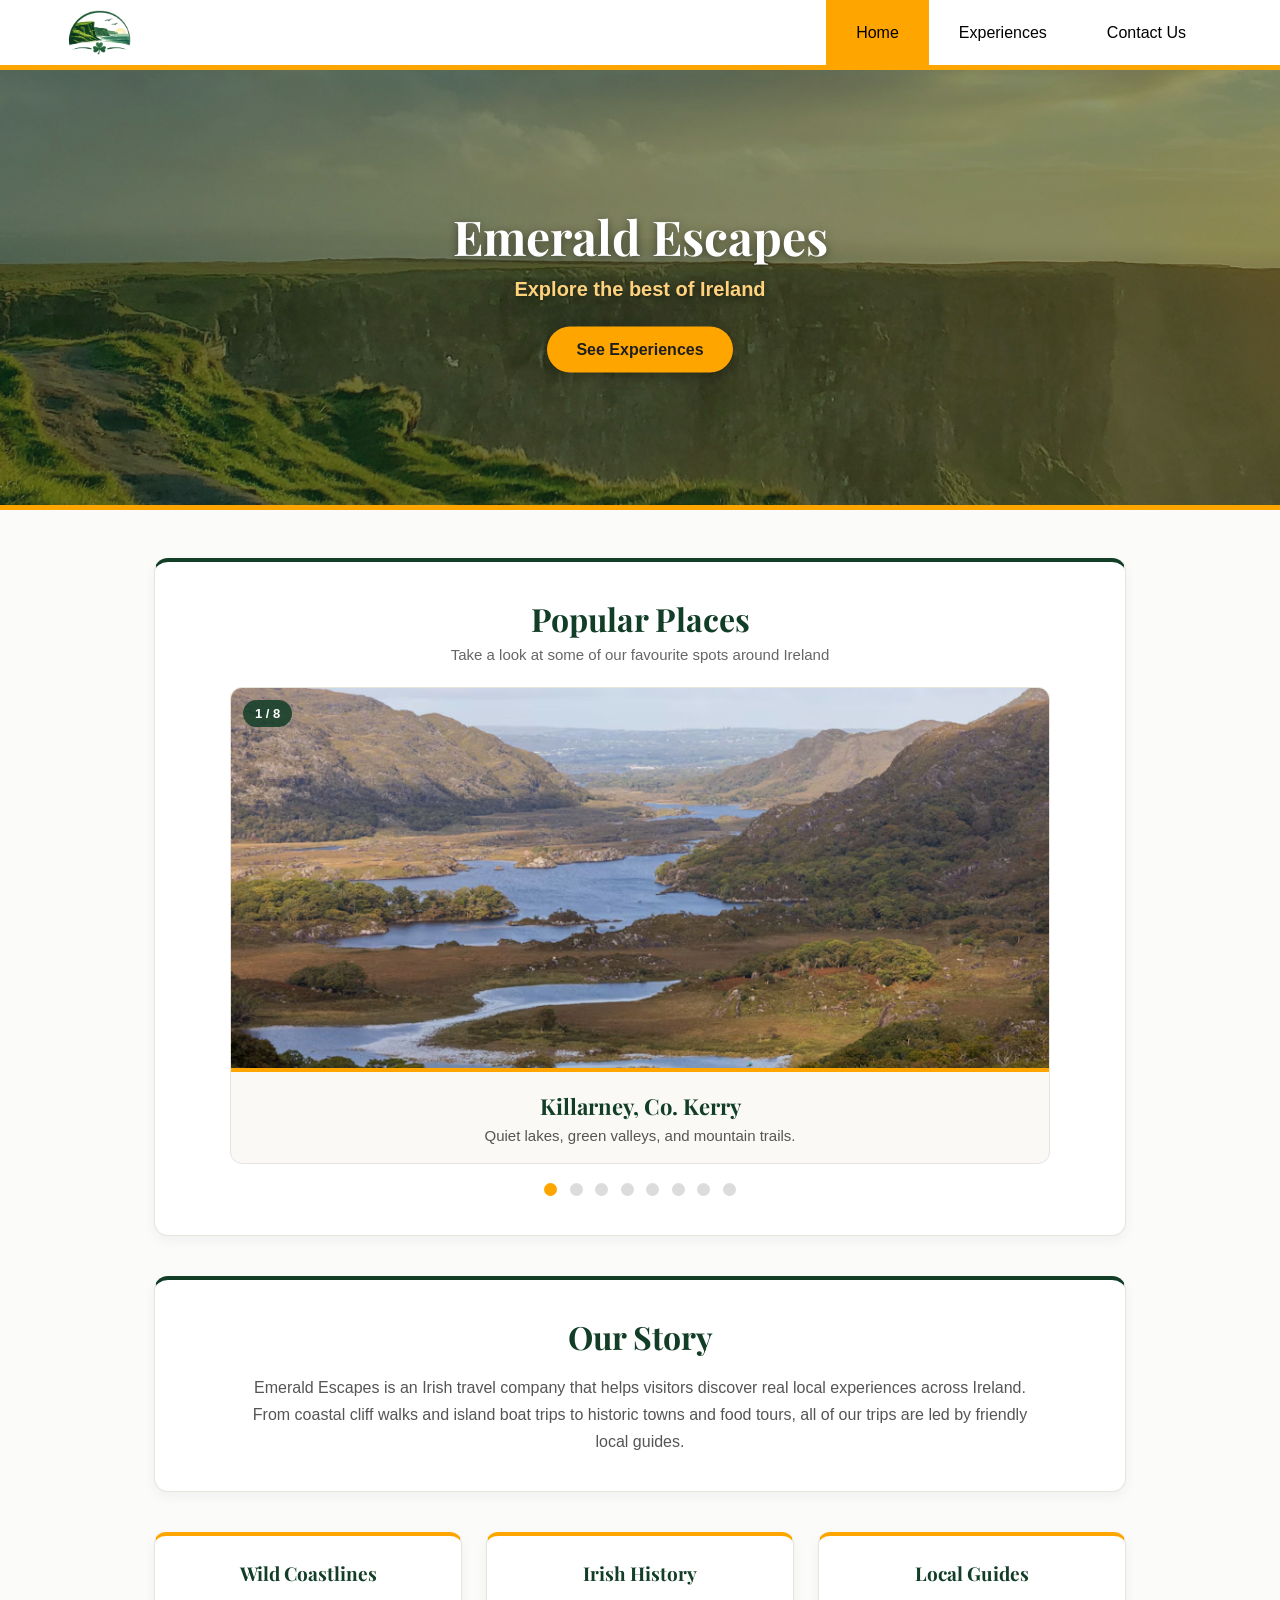
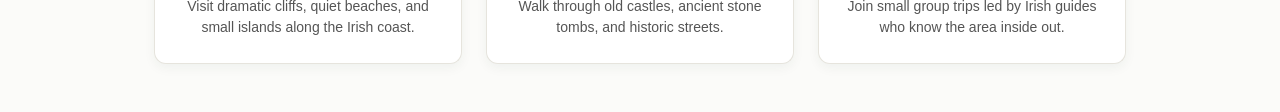
<file: index.html>
<!--ALL IMAGES USED FOR EXPERIENCES AND HOME PAGE TAKEN FROM https://unsplash.com/ AND ARE FREE USE, LOGO CREATED BY CHATGPT-->
<!DOCTYPE html>
<html lang="en">
<head>
	<meta name="viewport" content="width=device-width, initial-scale=1.0">
	<title>Emerald Escapes - Home</title>
	<link rel="icon" type="image/png" href="images/emeraldescapelogo.png">
	<link href="https://fonts.googleapis.com/css2?family=Playfair+Display:wght@400;500;600;700&display=swap" rel="stylesheet">
	<link rel="stylesheet" href="styles.css">
</head>
<body>
	<div class="container">
		<!--Navigation bar-->
		<div class="menu">
			<nav>
				<img src="images/emeraldescapelogo.png" alt="Emerald Escapes logo">
				<ul>
					<li><a href="#" class="active">Home</a></li>
					<li><a href="experiences/index.html">Experiences</a></li>
					<li><a href="contact/index.html">Contact Us</a></li>
				</ul>
			</nav>
		</div>

		<!--Hero Banner-->
		<header class="hero">
			<img src="images/cliffsofmoher.jpg" alt="Sunset at the Cliffs of Moher">
			<div class="hero-overlay"></div>
			<div class="hero-text">
				<h1>Emerald Escapes</h1>
				<p>Explore the best of Ireland</p>
				<a href="experiences/index.html" class="hero-btn">See Experiences</a>
			</div>
		</header>

		<!--Main Content-->
		<main class="home-page">
			<!--Automatic Destination Slideshow-->
			<section class="slider-section">
				<h2>Popular Places</h2>
				<p class="slider-subtitle">Take a look at some of our favourite spots around Ireland</p>

				<div class="slideshow-container">
					<!--Slide 1-->
					<div class="slideImg">
						<div class="numbertext">1 / 8</div>
						<img src="images/killarney.jpg" alt="Killarney lakes and mountains">
						<div class="slider-caption">
							<h3>Killarney, Co. Kerry</h3>
							<p>Quiet lakes, green valleys, and mountain trails.</p>
						</div>
					</div>

					<!--Slide 2-->
					<div class="slideImg">
						<div class="numbertext">2 / 8</div>
						<img src="images/burren.jpg" alt="Wildflowers and rocks in The Burren">
						<div class="slider-caption">
							<h3>The Burren, Co. Clare</h3>
							<p>Rocky hills, ancient stone tombs, and rare wildflowers.</p>
						</div>
					</div>

					<!--Slide 3-->
					<div class="slideImg">
						<div class="numbertext">3 / 8</div>
						<img src="images/connemara.jpg" alt="Water and mountains in Connemara">
						<div class="slider-caption">
							<h3>Killary Fjord, Co. Galway</h3>
							<p>Calm fjord waters surrounded by the mountains of Connemara.</p>
						</div>
					</div>

					<!--Slide 4-->
					<div class="slideImg">
						<div class="numbertext">4 / 8</div>
						<img src="images/donegal.jpg" alt="Mountain ridge in County Donegal">
						<div class="slider-caption">
							<h3>Mount Errigal, Co. Donegal</h3>
							<p>Sunrise views from the top of Donegal's highest peak.</p>
						</div>
					</div>

					<!--Slide 5-->
					<div class="slideImg">
						<div class="numbertext">5 / 8</div>
						<img src="images/powerscourt.jpg" alt="Powerscourt Waterfall in Wicklow">
						<div class="slider-caption">
							<h3>Powerscourt Waterfall, Co. Wicklow</h3>
							<p>Ireland's tallest waterfall in the Wicklow Mountains.</p>
						</div>
					</div>

					<!--Slide 6-->
					<div class="slideImg">
						<div class="numbertext">6 / 8</div>
						<img src="images/howth.jpg" alt="Cliffs and sea at Howth">
						<div class="slider-caption">
							<h3>Howth Cliffs, Dublin</h3>
							<p>Coastal cliff walks with views over Dublin Bay.</p>
						</div>
					</div>

					<!--Slide 7-->
					<div class="slideImg">
						<div class="numbertext">7 / 8</div>
						<img src="images/puffin.jpg" alt="Puffin standing on coastal rocks">
						<div class="slider-caption">
							<h3>Rathlin Island, Co. Antrim</h3>
							<p>Sea cliffs, old lighthouses, and puffins by the water.</p>
						</div>
					</div>

					<!--Slide 8-->
					<div class="slideImg">
						<div class="numbertext">8 / 8</div>
						<img src="images/cork.jpg" alt="Harbour buildings in County Cork">
						<div class="slider-caption">
							<h3>West Cork, Co. Cork</h3>
							<p>Colourful harbour towns, island boats, and whale watching.</p>
						</div>
					</div>
				</div>

				<!--Dots-->
				<div class="dots-container">
					<span class="dot"></span>
					<span class="dot"></span>
					<span class="dot"></span>
					<span class="dot"></span>
					<span class="dot"></span>
					<span class="dot"></span>
					<span class="dot"></span>
					<span class="dot"></span>
				</div>
			</section>

			<!--Our Story-->
			<section class="story-section">
				<h2>Our Story</h2>
				<p>
					Emerald Escapes is an Irish travel company that helps visitors discover real local experiences across Ireland. From coastal cliff walks and island boat trips to historic towns and food tours, all of our trips are led by friendly local guides.
				</p>
			</section>

			<!--Highlights-->
			<section class="highlights-grid">
				<div class="highlight-card">
					<h3>Wild Coastlines</h3>
					<p>Visit dramatic cliffs, quiet beaches, and small islands along the Irish coast.</p>
				</div>
				<div class="highlight-card">
					<h3>Irish History</h3>
					<p>Walk through old castles, ancient stone tombs, and historic streets.</p>
				</div>
				<div class="highlight-card">
					<h3>Local Guides</h3>
					<p>Join small group trips led by Irish guides who know the area inside out.</p>
				</div>
			</section>
		</main>
	</div>
	<script src="script.js"></script>
</body>
</html>
</file>
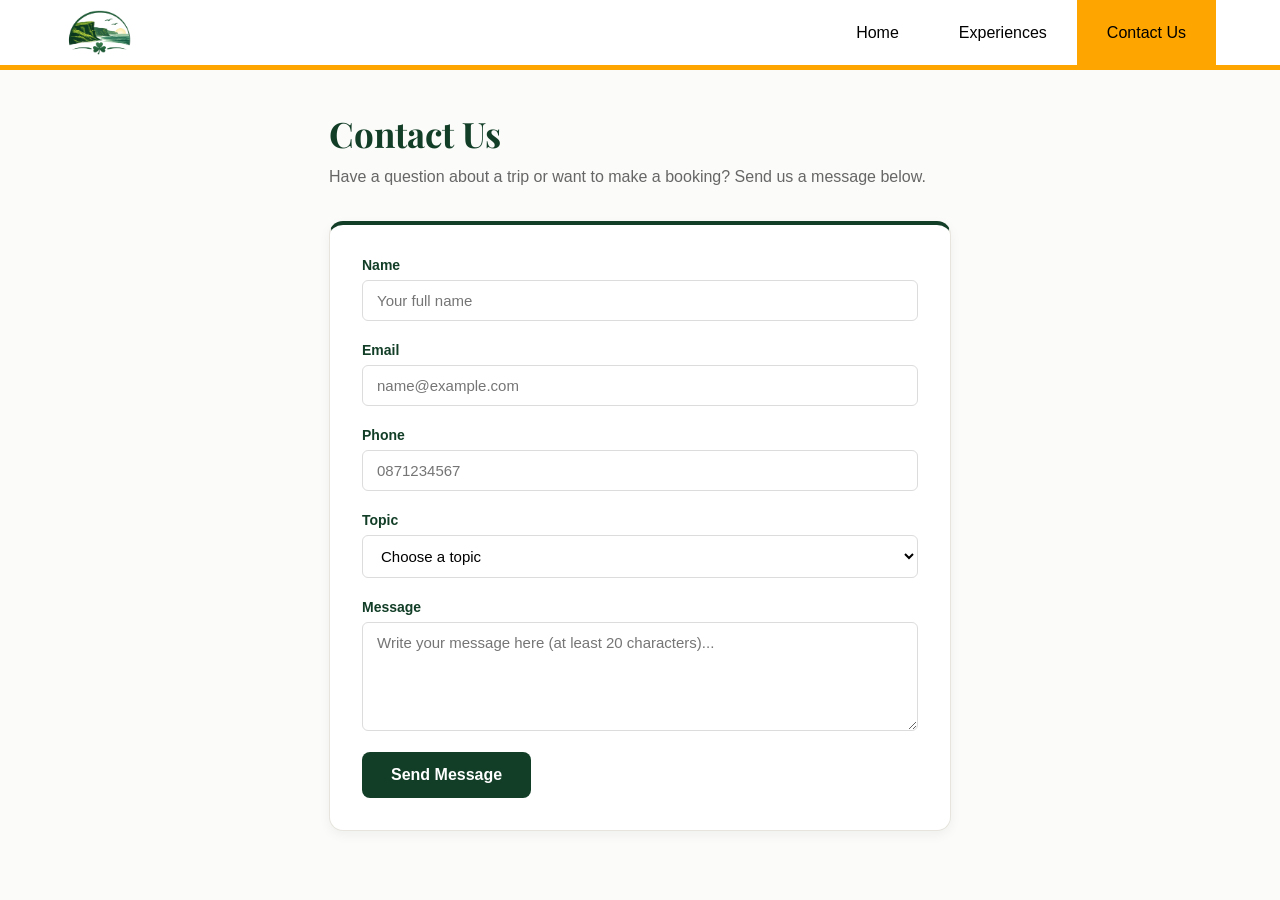
<file: contact/index.html>
<!--ALL IMAGES USED FOR EXPERIENCES AND HOME PAGE TAKEN FROM https://unsplash.com/ AND ARE FREE USE, LOGO CREATED BY CHATGPT-->
<!DOCTYPE html>
<html lang="en">
<head>
	<meta name="viewport" content="width=device-width, initial-scale=1.0">
	<title>Emerald Escapes - Contact Us</title>
	<link rel="icon" type="image/png" href="../images/emeraldescapelogo.png">
	<link href="https://fonts.googleapis.com/css2?family=Playfair+Display:wght@400;500;600;700&display=swap" rel="stylesheet">
	<link rel="stylesheet" href="../styles.css">
</head>
<body>
	<div class="container">
		<!--Navigation bar-->
		<div class="menu">
			<nav>
				<img src="../images/emeraldescapelogo.png" alt="Emerald Escapes logo">
				<ul>
					<li><a href="../index.html">Home</a></li>
					<li><a href="../experiences/index.html">Experiences</a></li>
					<li><a href="#" class="active">Contact Us</a></li>
				</ul>
			</nav>
		</div>

		<!--Contact and Booking Form-->
		<main class="contact-wrapper">
			<div class="contact-header">
				<h1>Contact Us</h1>
				<p>Have a question about a trip or want to make a booking? Send us a message below.</p>
			</div>

			<section class="contact-card">
				<form id="myForm" onsubmit="formChecker(event)">
					<!--Name-->
					<div class="form-group">
						<label for="formName">Name</label>
						<input type="text" id="formName" name="formName" placeholder="Your full name">
					</div>

					<!--Email-->
					<div class="form-group">
						<label for="formEmail">Email</label>
						<input type="text" id="formEmail" name="formEmail" placeholder="name@example.com">
					</div>

					<!--Phone Number-->
					<div class="form-group">
						<label for="formPhone">Phone</label>
						<input type="text" id="formPhone" name="formPhone" placeholder="0871234567">
					</div>

					<!--Query Type-->
					<div class="form-group">
						<label for="formQuery">Topic</label>
						<select id="formQuery" name="formQuery">
							<option value="">Choose a topic</option>
							<option value="Booking">Booking</option>
							<option value="Payment">Payment</option>
							<option value="General Information">General Information</option>
							<option value="Other">Other</option>
						</select>
					</div>

					<!--Message-->
					<div class="form-group">
						<label for="formMessage">Message</label>
						<textarea id="formMessage" name="formMessage" rows="5" placeholder="Write your message here (at least 20 characters)..."></textarea>
					</div>

					<button type="submit" class="submit-btn">Send Message</button>
				</form>
			</section>
		</main>
	</div>
	<script src="../script.js"></script>
</body>
</html>
</file>
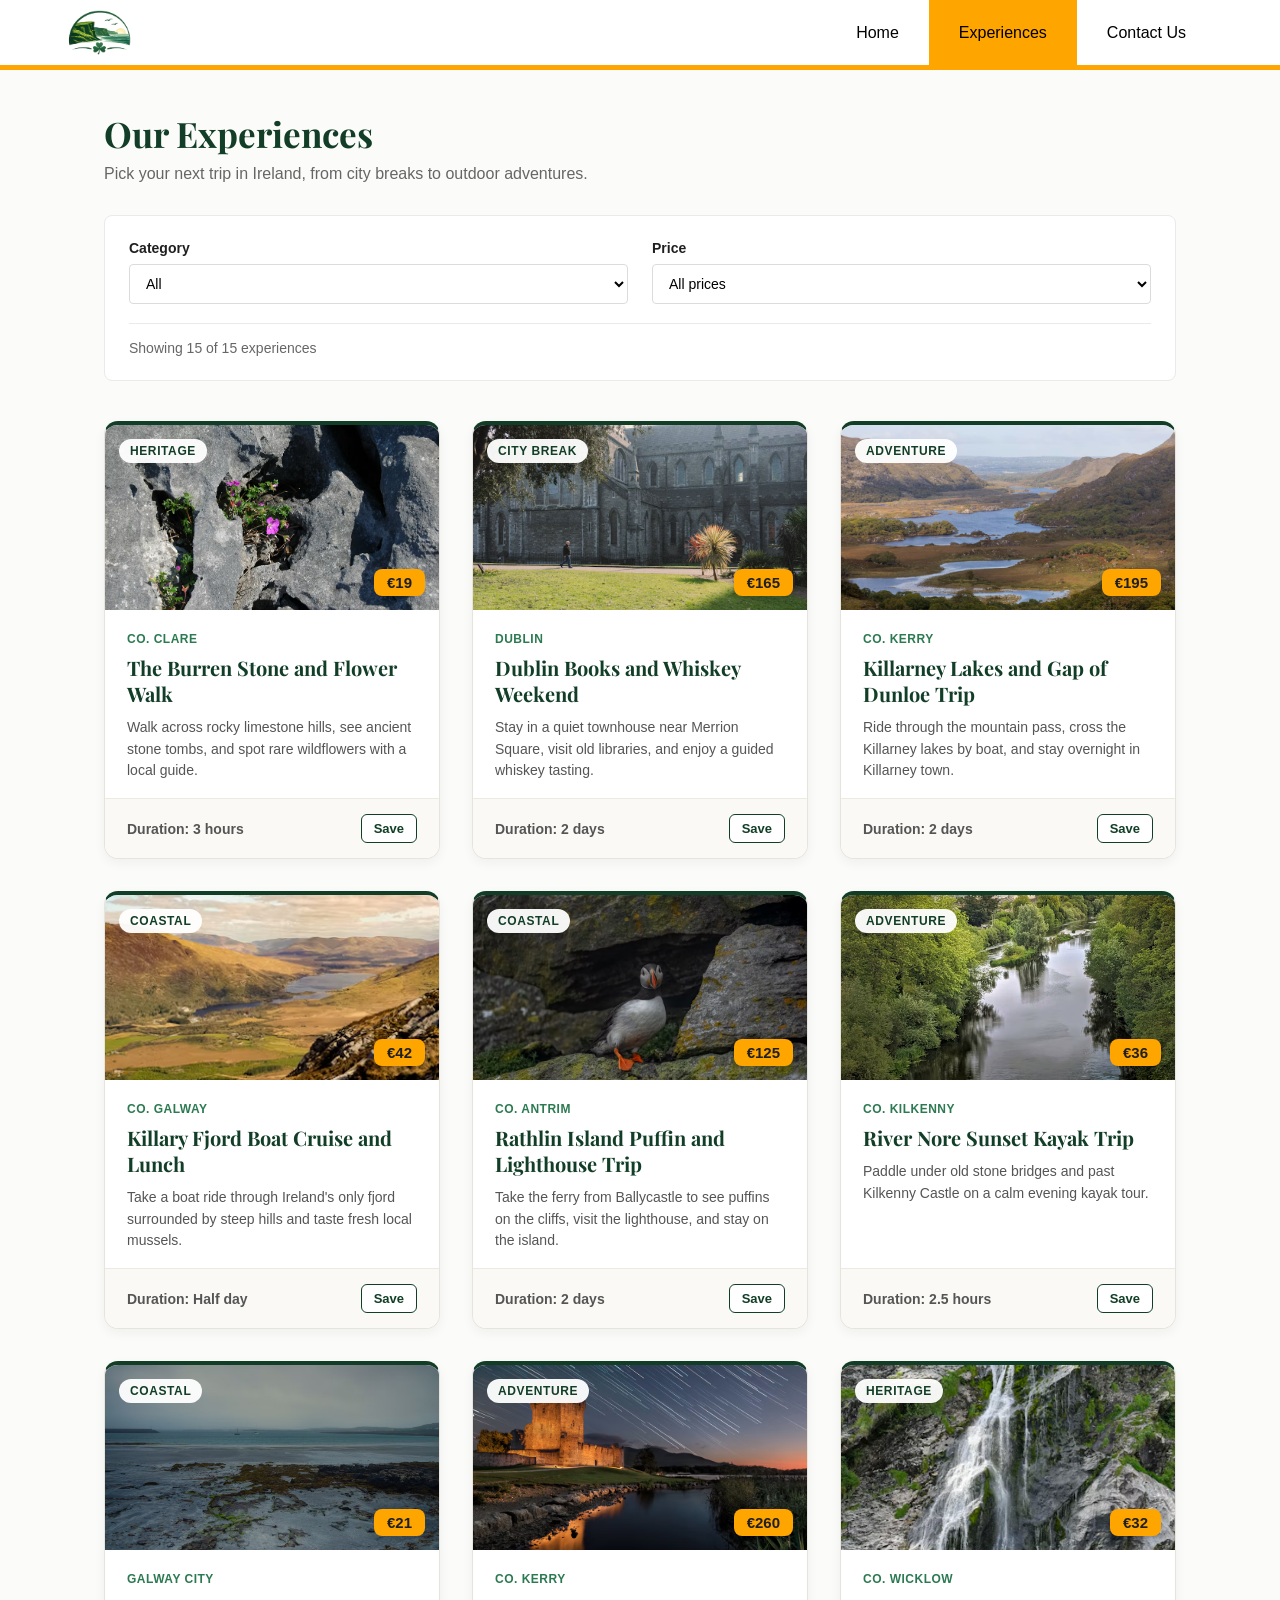
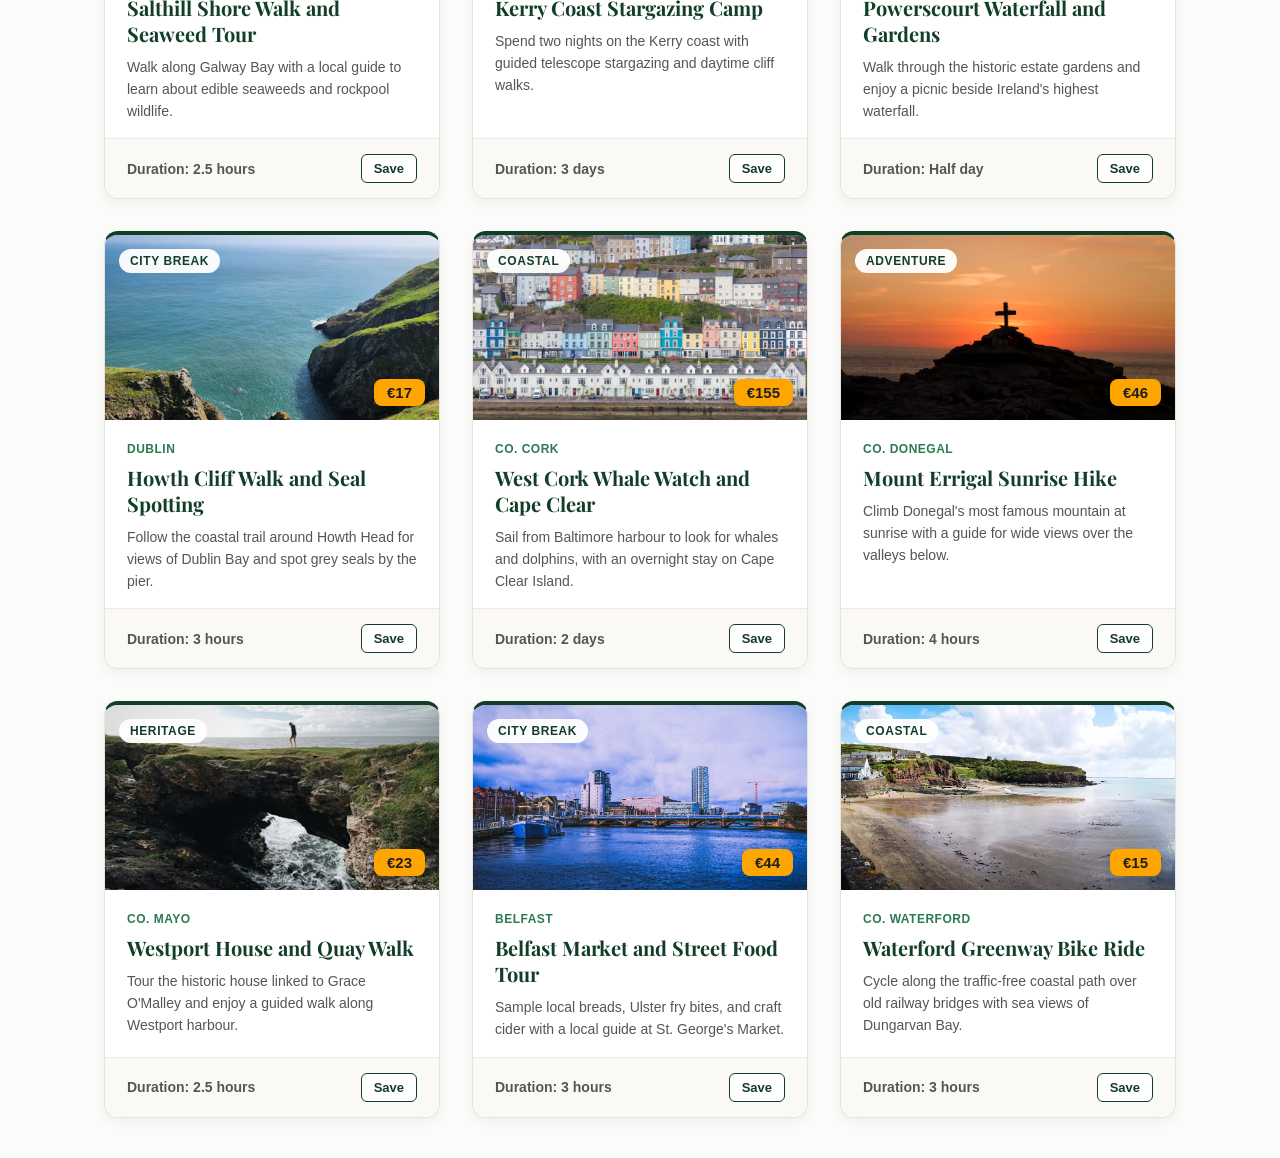
<file: experiences/index.html>
<!--ALL IMAGES USED FOR EXPERIENCES AND HOME PAGE TAKEN FROM https://unsplash.com/ AND ARE FREE USE, LOGO CREATED BY CHATGPT-->
<!DOCTYPE html>
<html lang="en">
<head>
	<meta name="viewport" content="width=device-width, initial-scale=1.0">
	<title>Emerald Escapes - Experiences</title>
	<link rel="icon" type="image/png" href="../images/emeraldescapelogo.png">
	<link href="https://fonts.googleapis.com/css2?family=Playfair+Display:wght@400;500;600;700&display=swap" rel="stylesheet">
	<link rel="stylesheet" href="../styles.css">
</head>
	<body>
		<div class="container">
			<!--Navigation bar-->
			<div class="menu">
				<nav>
					<img src="../images/emeraldescapelogo.png" alt="Emerald Escapes logo">
					<ul>
						<li><a href="../index.html">Home</a></li>
						<li><a href="#" class="active">Experiences</a></li>
						<li><a href="../contact/index.html">Contact Us</a></li>
					</ul>
				</nav>
			</div>

			<!--Experience Page-->
			<main class="experiences-page">
				<div class="experiences-header">
					<h1>Our Experiences</h1>
					<p>Pick your next trip in Ireland, from city breaks to outdoor adventures.</p>
				</div>

				<!--Filter bar-->
				<section class="filters-container">
					<div class="filters-grid">
						<div class="filter-group">
							<label for="category">Category</label>
							<select id="category">
								<option value="all">All</option>
								<option value="favourite">Favourites Only</option>
								<option value="coastal">Coastal</option>
								<option value="city">City Breaks</option>
								<option value="adventure">Adventure</option>
								<option value="heritage">Heritage and Culture</option>
							</select>
						</div>

						<div class="filter-group">
							<label for="price-filter">Price</label>
							<select id="price-filter">
								<option value="all">All prices</option>
								<option value="under-25">Under €25</option>
								<option value="25-50">€25 - €50</option>
								<option value="over-50">Over €50</option>
							</select>
						</div>
					</div>

					<div class="filters-footer">
						<span id="results-count">Showing 15 of 15 experiences</span>
					</div>
				</section>

				<!--Experiences card grid-->
				<section class="experiences-grid" id="experiences-grid">
					<!--Card 1-->
					<article class="exp-card heritage">
						<div class="card-media">
							<img src="../images/burren.jpg" alt="Wildflowers and rocks in The Burren">
							<span class="card-badge">Heritage</span>
							<span class="card-price-tag">€19</span>
						</div>
						<div class="card-content">
							<div class="card-county">Co. Clare</div>
							<h3>The Burren Stone and Flower Walk</h3>
							<p>Walk across rocky limestone hills, see ancient stone tombs, and spot rare wildflowers with a local guide.</p>
						</div>
						<div class="card-footer">
							<span class="duration">Duration: 3 hours</span>
							<button type="button" class="fav-btn" onclick="toggleFavourite(this)">Save</button>
						</div>
					</article>

					<!--Card 2-->
					<article class="exp-card city">
						<div class="card-media">
							<img src="../images/dublin.jpg" alt="Old stone building in Dublin">
							<span class="card-badge">City Break</span>
							<span class="card-price-tag">€165</span>
						</div>
						<div class="card-content">
							<div class="card-county">Dublin</div>
							<h3>Dublin Books and Whiskey Weekend</h3>
							<p>Stay in a quiet townhouse near Merrion Square, visit old libraries, and enjoy a guided whiskey tasting.</p>
						</div>
						<div class="card-footer">
							<span class="duration">Duration: 2 days</span>
							<button type="button" class="fav-btn" onclick="toggleFavourite(this)">Save</button>
						</div>
					</article>

					<!--Card 3-->
					<article class="exp-card adventure">
						<div class="card-media">
							<img src="../images/killarney.jpg" alt="Lakes and mountains in Killarney">
							<span class="card-badge">Adventure</span>
							<span class="card-price-tag">€195</span>
						</div>
						<div class="card-content">
							<div class="card-county">Co. Kerry</div>
							<h3>Killarney Lakes and Gap of Dunloe Trip</h3>
							<p>Ride through the mountain pass, cross the Killarney lakes by boat, and stay overnight in Killarney town.</p>
						</div>
						<div class="card-footer">
							<span class="duration">Duration: 2 days</span>
							<button type="button" class="fav-btn" onclick="toggleFavourite(this)">Save</button>
						</div>
					</article>

					<!--Card 4-->
					<article class="exp-card coastal">
						<div class="card-media">
							<img src="../images/connemara.jpg" alt="Water and mountains in Connemara">
							<span class="card-badge">Coastal</span>
							<span class="card-price-tag">€42</span>
						</div>
						<div class="card-content">
							<div class="card-county">Co. Galway</div>
							<h3>Killary Fjord Boat Cruise and Lunch</h3>
							<p>Take a boat ride through Ireland's only fjord surrounded by steep hills and taste fresh local mussels.</p>
						</div>
						<div class="card-footer">
							<span class="duration">Duration: Half day</span>
							<button type="button" class="fav-btn" onclick="toggleFavourite(this)">Save</button>
						</div>
					</article>

					<!--Card 5-->
					<article class="exp-card coastal">
						<div class="card-media">
							<img src="../images/puffin.jpg" alt="Puffin standing on coastal rocks">
							<span class="card-badge">Coastal</span>
							<span class="card-price-tag">€125</span>
						</div>
						<div class="card-content">
							<div class="card-county">Co. Antrim</div>
							<h3>Rathlin Island Puffin and Lighthouse Trip</h3>
							<p>Take the ferry from Ballycastle to see puffins on the cliffs, visit the lighthouse, and stay on the island.</p>
						</div>
						<div class="card-footer">
							<span class="duration">Duration: 2 days</span>
							<button type="button" class="fav-btn" onclick="toggleFavourite(this)">Save</button>
						</div>
					</article>

					<!--Card 6-->
					<article class="exp-card adventure">
						<div class="card-media">
							<img src="../images/kilkenny.jpg" alt="River Nore in Kilkenny at sunset">
							<span class="card-badge">Adventure</span>
							<span class="card-price-tag">€36</span>
						</div>
						<div class="card-content">
							<div class="card-county">Co. Kilkenny</div>
							<h3>River Nore Sunset Kayak Trip</h3>
							<p>Paddle under old stone bridges and past Kilkenny Castle on a calm evening kayak tour.</p>
						</div>
						<div class="card-footer">
							<span class="duration">Duration: 2.5 hours</span>
							<button type="button" class="fav-btn" onclick="toggleFavourite(this)">Save</button>
						</div>
					</article>

					<!--Card 7-->
					<article class="exp-card coastal">
						<div class="card-media">
							<img src="../images/galway.jpg" alt="Rocky coast and clear water in Galway">
							<span class="card-badge">Coastal</span>
							<span class="card-price-tag">€21</span>
						</div>
						<div class="card-content">
							<div class="card-county">Galway City</div>
							<h3>Salthill Shore Walk and Seaweed Tour</h3>
							<p>Walk along Galway Bay with a local guide to learn about edible seaweeds and rockpool wildlife.</p>
						</div>
						<div class="card-footer">
							<span class="duration">Duration: 2.5 hours</span>
							<button type="button" class="fav-btn" onclick="toggleFavourite(this)">Save</button>
						</div>
					</article>

					<!--Card 8-->
					<article class="exp-card adventure">
						<div class="card-media">
							<img src="../images/kerry-night.jpg" alt="Night sky in County Kerry">
							<span class="card-badge">Adventure</span>
							<span class="card-price-tag">€260</span>
						</div>
						<div class="card-content">
							<div class="card-county">Co. Kerry</div>
							<h3>Kerry Coast Stargazing Camp</h3>
							<p>Spend two nights on the Kerry coast with guided telescope stargazing and daytime cliff walks.</p>
						</div>
						<div class="card-footer">
							<span class="duration">Duration: 3 days</span>
							<button type="button" class="fav-btn" onclick="toggleFavourite(this)">Save</button>
						</div>
					</article>

					<!--Card 9-->
					<article class="exp-card heritage">
						<div class="card-media">
							<img src="../images/powerscourt.jpg" alt="Powerscourt Waterfall in Wicklow">
							<span class="card-badge">Heritage</span>
							<span class="card-price-tag">€32</span>
						</div>
						<div class="card-content">
							<div class="card-county">Co. Wicklow</div>
							<h3>Powerscourt Waterfall and Gardens</h3>
							<p>Walk through the historic estate gardens and enjoy a picnic beside Ireland's highest waterfall.</p>
						</div>
						<div class="card-footer">
							<span class="duration">Duration: Half day</span>
							<button type="button" class="fav-btn" onclick="toggleFavourite(this)">Save</button>
						</div>
					</article>

					<!--Card 10-->
					<article class="exp-card city">
						<div class="card-media">
							<img src="../images/howth.jpg" alt="Cliffs and sea at Howth">
							<span class="card-badge">City Break</span>
							<span class="card-price-tag">€17</span>
						</div>
						<div class="card-content">
							<div class="card-county">Dublin</div>
							<h3>Howth Cliff Walk and Seal Spotting</h3>
							<p>Follow the coastal trail around Howth Head for views of Dublin Bay and spot grey seals by the pier.</p>
						</div>
						<div class="card-footer">
							<span class="duration">Duration: 3 hours</span>
							<button type="button" class="fav-btn" onclick="toggleFavourite(this)">Save</button>
						</div>
					</article>

					<!--Card 11-->
					<article class="exp-card coastal">
						<div class="card-media">
							<img src="../images/cork.jpg" alt="Harbour buildings in County Cork">
							<span class="card-badge">Coastal</span>
							<span class="card-price-tag">€155</span>
						</div>
						<div class="card-content">
							<div class="card-county">Co. Cork</div>
							<h3>West Cork Whale Watch and Cape Clear</h3>
							<p>Sail from Baltimore harbour to look for whales and dolphins, with an overnight stay on Cape Clear Island.</p>
						</div>
						<div class="card-footer">
							<span class="duration">Duration: 2 days</span>
							<button type="button" class="fav-btn" onclick="toggleFavourite(this)">Save</button>
						</div>
					</article>

					<!--Card 12-->
					<article class="exp-card adventure">
						<div class="card-media">
							<img src="../images/donegal.jpg" alt="Mountain ridge in County Donegal">
							<span class="card-badge">Adventure</span>
							<span class="card-price-tag">€46</span>
						</div>
						<div class="card-content">
							<div class="card-county">Co. Donegal</div>
							<h3>Mount Errigal Sunrise Hike</h3>
							<p>Climb Donegal's most famous mountain at sunrise with a guide for wide views over the valleys below.</p>
						</div>
						<div class="card-footer">
							<span class="duration">Duration: 4 hours</span>
							<button type="button" class="fav-btn" onclick="toggleFavourite(this)">Save</button>
						</div>
					</article>

					<!--Card 13-->
					<article class="exp-card heritage">
						<div class="card-media">
							<img src="../images/mayo.jpg" alt="Rocky coast near Westport">
							<span class="card-badge">Heritage</span>
							<span class="card-price-tag">€23</span>
						</div>
						<div class="card-content">
							<div class="card-county">Co. Mayo</div>
							<h3>Westport House and Quay Walk</h3>
							<p>Tour the historic house linked to Grace O'Malley and enjoy a guided walk along Westport harbour.</p>
						</div>
						<div class="card-footer">
							<span class="duration">Duration: 2.5 hours</span>
							<button type="button" class="fav-btn" onclick="toggleFavourite(this)">Save</button>
						</div>
					</article>

					<!--Card 14-->
					<article class="exp-card city">
						<div class="card-media">
							<img src="../images/belfast.jpg" alt="Belfast river and skyline">
							<span class="card-badge">City Break</span>
							<span class="card-price-tag">€44</span>
						</div>
						<div class="card-content">
							<div class="card-county">Belfast</div>
							<h3>Belfast Market and Street Food Tour</h3>
							<p>Sample local breads, Ulster fry bites, and craft cider with a local guide at St. George's Market.</p>
						</div>
						<div class="card-footer">
							<span class="duration">Duration: 3 hours</span>
							<button type="button" class="fav-btn" onclick="toggleFavourite(this)">Save</button>
						</div>
					</article>

					<!--Card 15-->
					<article class="exp-card coastal">
						<div class="card-media">
							<img src="../images/waterford.jpg" alt="Waterford coast and cliffs">
							<span class="card-badge">Coastal</span>
							<span class="card-price-tag">€15</span>
						</div>
						<div class="card-content">
							<div class="card-county">Co. Waterford</div>
							<h3>Waterford Greenway Bike Ride</h3>
							<p>Cycle along the traffic-free coastal path over old railway bridges with sea views of Dungarvan Bay.</p>
						</div>
						<div class="card-footer">
							<span class="duration">Duration: 3 hours</span>
							<button type="button" class="fav-btn" onclick="toggleFavourite(this)">Save</button>
						</div>
					</article>
				</section>
			</main>
		</div>
		<script src="../script.js"></script>
	</body>
	</html>
</file>
<file: styles.css>
html{
	overflow-y: scroll;
}

*{
	margin: 0;
	padding: 0;
	box-sizing: border-box;
}

body{
	background-color: #fbfbf9;
	font-family: 'Arial', sans-serif;
	color: #1f1f1f;
}

h1, h2, h3{
	font-family: 'Playfair Display', serif;
}

.container{
	position: relative;
}

/*Navigation bar*/
nav{
	display: flex;
	justify-content: space-between;
	background-color: #ffffff;
	align-items: center;
	height: 70px;
	padding: 0 5%;
	border-bottom: 5px solid orange;
	font-family: 'Arial', sans-serif;
}

.menu img{
	height: 56px;
	width: auto;
	display: block;
}

ul{
	display: flex;
}

ul li{
	list-style: none;
}

ul li a{
	display: block;
	padding: 25px 30px;
	text-decoration: none;
	color: black;
}

ul li a:hover,
ul li a.active{
	background-color: orange;
}

/*Hero banner*/
.hero{
	position: relative;
	width: 100%;
	height: 440px;
	overflow: hidden;
	border-bottom: 5px solid orange;
}

.hero img{
	width: 100%;
	height: 100%;
	object-fit: cover;
	object-position: center;
	display: block;
}

.hero-overlay{
	position: absolute;
	top: 0;
	left: 0;
	width: 100%;
	height: 100%;
	background: rgba(18, 62, 39, 0.42);
}

.hero-text{
	position: absolute;
	top: 50%;
	left: 50%;
	transform: translate(-50%, -50%);
	text-align: center;
	color: #ffffff;
	width: 90%;
	max-width: 700px;
}

.hero-text h1{
	font-size: 48px;
	margin-bottom: 10px;
	text-shadow: 0 2px 10px rgba(0, 0, 0, 0.45);
}

.hero-text p{
	font-size: 20px;
	color: #ffd27d;
	margin-bottom: 26px;
	font-weight: 600;
	text-shadow: 0 1px 6px rgba(0, 0, 0, 0.5);
}

.hero-btn{
	display: inline-block;
	background-color: orange;
	color: #1f1f1f;
	text-decoration: none;
	font-weight: 700;
	font-size: 16px;
	padding: 14px 29px;
	border-radius: 30px;
	box-shadow: 0 4px 12px rgba(0, 0, 0, 0.25);
}

.hero-btn:hover{
	background-color: #ffffff;
	color: #123e27;
}

/*Home Main Content*/
.home-page{
	max-width: 1100px;
	margin: 0 auto;
	padding: 48px 5%;
}

/*Automatic Destination Slideshow*/
.slider-section{
	background: #ffffff;
	border: 1px solid #e6e4dd;
	border-top: 4px solid #123e27;
	border-radius: 14px;
	padding: 35px;
	margin-bottom: 40px;
	text-align: center;
	box-shadow: 0 4px 12px rgba(18, 62, 39, 0.05);
}

.slider-section h2{
	font-size: 32px;
	color: #123e27;
	margin-bottom: 6px;
}

.slider-subtitle{
	color: #666;
	font-size: 15px;
	margin-bottom: 24px;
}

.slideshow-container{
	max-width: 820px;
	position: relative;
	margin: 0 auto;
	border: 1px solid #e6e4dd;
	border-radius: 12px;
	overflow: hidden;
	background-color: #faf9f5;
}

.slideImg{
	display: none;
}

.slideImg img{
	width: 100%;
	height: 380px;
	object-fit: cover;
	display: block;
}

.numbertext{
	position: absolute;
	top: 12px;
	left: 12px;
	background-color: rgba(18, 62, 39, 0.85);
	color: #ffffff;
	font-size: 13px;
	font-weight: 700;
	padding: 6px 12px;
	border-radius: 20px;
}

.slider-caption{
	padding: 19px;
	border-top: 4px solid orange;
}

.slider-caption h3{
	color: #123e27;
	font-size: 22px;
	margin-bottom: 6px;
}

.slider-caption p{
	color: #555;
	font-size: 15px;
}

.dots-container{
	text-align: center;
	margin-top: 18px;
}

.dot{
	height: 13px;
	width: 13px;
	margin: 0 4px;
	background-color: #dcdcdc;
	border-radius: 50%;
	display: inline-block;
}

.dot.active-dot{
	background-color: orange;
}

/*Story section and highlights*/
.story-section{
	background: #ffffff;
	border: 1px solid #e6e4dd;
	border-top: 4px solid #123e27;
	border-radius: 14px;
	padding: 35px;
	text-align: center;
	margin-bottom: 40px;
	box-shadow: 0 4px 12px rgba(18, 62, 39, 0.05);
}

.story-section h2{
	font-size: 32px;
	color: #123e27;
	margin-bottom: 16px;
}

.story-section p{
	font-size: 16px;
	color: #555;
	line-height: 1.7;
	max-width: 780px;
	margin: 0 auto;
}

.highlights-grid{
	display: grid;
	grid-template-columns: repeat(3, 1fr);
	gap: 24px;
}

.highlight-card{
	background: #ffffff;
	border: 1px solid #e6e4dd;
	border-top: 4px solid orange;
	border-radius: 12px;
	padding: 24px;
	text-align: center;
	box-shadow: 0 4px 12px rgba(18, 62, 39, 0.05);
}

.highlight-card h3{
	color: #123e27;
	font-size: 19px;
	margin-bottom: 10px;
}

.highlight-card p{
	color: #555;
	font-size: 14px;
	line-height: 1.55;
}

/*Experiences page layout*/
.experiences-page{
	max-width: 1200px;
	margin: 0 auto;
	padding: 40px 5%;
}

.experiences-header h1{
	font-size: 35px;
	margin-bottom: 8px;
	color: #123e27;
}

.experiences-header p{
	color: #666;
	margin-bottom: 32px;
}

/*Filter box*/
.filters-container{
	background: #ffffff;
	border: 1px solid #eaeaea;
	border-radius: 8px;
	padding: 24px;
	margin-bottom: 40px;
}

.filters-grid{
	display: grid;
	grid-template-columns: repeat(2, 1fr);
	gap: 24px;
	margin-bottom: 19px;
}

.filter-group{
	display: flex;
	flex-direction: column;
}

.filter-group label{
	font-size: 14px;
	font-weight: 600;
	margin-bottom: 8px;
	color: #1f1f1f;
}

.filter-group select{
	padding: 10px 12px;
	border: 1px solid #dcdcdc;
	border-radius: 4px;
	background-color: #ffffff;
	font-size: 14px;
	font-family: 'Arial', sans-serif;
}

.filter-group select:focus{
	outline: none;
	border-color: #2c7a51;
}

.filters-footer{
	font-size: 14px;
	color: #666;
	border-top: 1px solid #eaeaea;
	padding-top: 16px;
}

/*Cards Grid*/
.experiences-grid{
	display: grid;
	grid-template-columns: repeat(3, 1fr);
	gap: 32px;
}

.exp-card{
	background: #ffffff;
	border: 1px solid #e6e4dd;
	border-top: 4px solid #123e27;
	border-radius: 14px;
	overflow: hidden;
	display: flex;
	flex-direction: column;
	box-shadow: 0 4px 12px rgba(18, 62, 39, 0.05);
}

.exp-card:hover{
	box-shadow: 0 14px 28px rgba(18, 62, 39, 0.12);
	border-top-color: orange;
}

/*Image Header*/
.card-media{
	position: relative;
	height: 185px;
	background: linear-gradient(135deg, #123e27 0%, #2c7a51 100%);
	overflow: hidden;
}

.card-media img{
	width: 100%;
	height: 100%;
	object-fit: cover;
	display: block;
}

.card-badge{
	position: absolute;
	top: 14px;
	left: 14px;
	background: rgba(255, 255, 255, 0.95);
	color: #123e27;
	font-size: 12px;
	font-weight: 700;
	text-transform: uppercase;
	letter-spacing: 0.6px;
	padding: 5px 11px;
	border-radius: 20px;
}

.card-price-tag{
	position: absolute;
	bottom: 14px;
	right: 14px;
	background: orange;
	color: #1f1f1f;
	font-weight: 700;
	font-size: 15px;
	padding: 5px 13px;
	border-radius: 8px;
	box-shadow: 0 3px 8px rgba(0, 0, 0, 0.18);
}

/*Favourite button*/
.fav-btn{
	background-color: #ffffff;
	color: #123e27;
	border: 1px solid #123e27;
	border-radius: 6px;
	padding: 6px 12px;
	font-size: 13px;
	font-weight: 700;
	cursor: pointer;
}

.fav-btn:hover{
	background-color: orange;
	border-color: orange;
	color: #1f1f1f;
}

.fav-btn.saved{
	background-color: orange;
	border-color: orange;
	color: #1f1f1f;
}

/*Card Body*/
.card-content{
	padding: 22px 22px 16px;
	flex-grow: 1;
	display: flex;
	flex-direction: column;
}

.card-county{
	display: flex;
	align-items: center;
	gap: 8px;
	font-size: 12px;
	font-weight: 700;
	color: #2c7a51;
	text-transform: uppercase;
	letter-spacing: 0.5px;
	margin-bottom: 9px;
}

.card-content h3{
	font-size: 20px;
	margin-bottom: 10px;
	line-height: 1.3;
	color: #123e27;
}

.card-content p{
	font-size: 14px;
	color: #555;
	line-height: 1.55;
}

/*Card Footer*/
.card-footer{
	display: flex;
	justify-content: space-between;
	align-items: center;
	padding: 15px 22px;
	background-color: #faf9f5;
	border-top: 1px solid #eceae2;
	font-size: 14px;
}

.card-footer .duration{
	color: #555;
	font-weight: 600;
}

/*Contact page*/
.contact-wrapper{
	max-width: 750px;
	margin: 0 auto;
	padding: 40px 5%;
}

.contact-header h1{
	font-size: 35px;
	margin-bottom: 8px;
	color: #123e27;
}

.contact-header p{
	color: #666;
	margin-bottom: 32px;
	line-height: 1.5;
}

.contact-card{
	background: #ffffff;
	border: 1px solid #e6e4dd;
	border-top: 4px solid #123e27;
	border-radius: 14px;
	padding: 32px;
	box-shadow: 0 4px 12px rgba(18, 62, 39, 0.05);
}

.form-group{
	display: flex;
	flex-direction: column;
	margin-bottom: 21px;
}

.form-group label{
	font-size: 14px;
	font-weight: 700;
	margin-bottom: 7px;
	color: #123e27;
}

.form-group input,
.form-group select,
.form-group textarea{
	padding: 11px 14px;
	border: 1px solid #dcdcdc;
	border-radius: 6px;
	font-size: 15px;
	font-family: 'Arial', sans-serif;
	background-color: #ffffff;
}

.form-group input:focus,
.form-group select:focus,
.form-group textarea:focus{
	outline: none;
	border-color: #2c7a51;
}

.submit-btn{
	background-color: #123e27;
	color: #ffffff;
	border: none;
	border-radius: 8px;
	padding: 14px 29px;
	font-size: 16px;
	font-weight: 700;
	cursor: pointer;
}

.submit-btn:hover{
	background-color: orange;
	color: #1f1f1f;
}

/*Responsive Design*/
@media (max-width: 1024px){
	.experiences-grid{
		grid-template-columns: repeat(2, 1fr);
	}
}

@media (max-width: 600px){
	.highlights-grid,
	.filters-grid,
	.experiences-grid{
		grid-template-columns: 1fr;
	}

	.hero{
		height: 360px;
	}

	.hero-text h1{
		font-size: 34px;
	}

	.slideImg img{
		height: 240px;
	}

	nav{
		flex-direction: column;
		height: auto;
		padding: 16px;
	}
}
</file>
